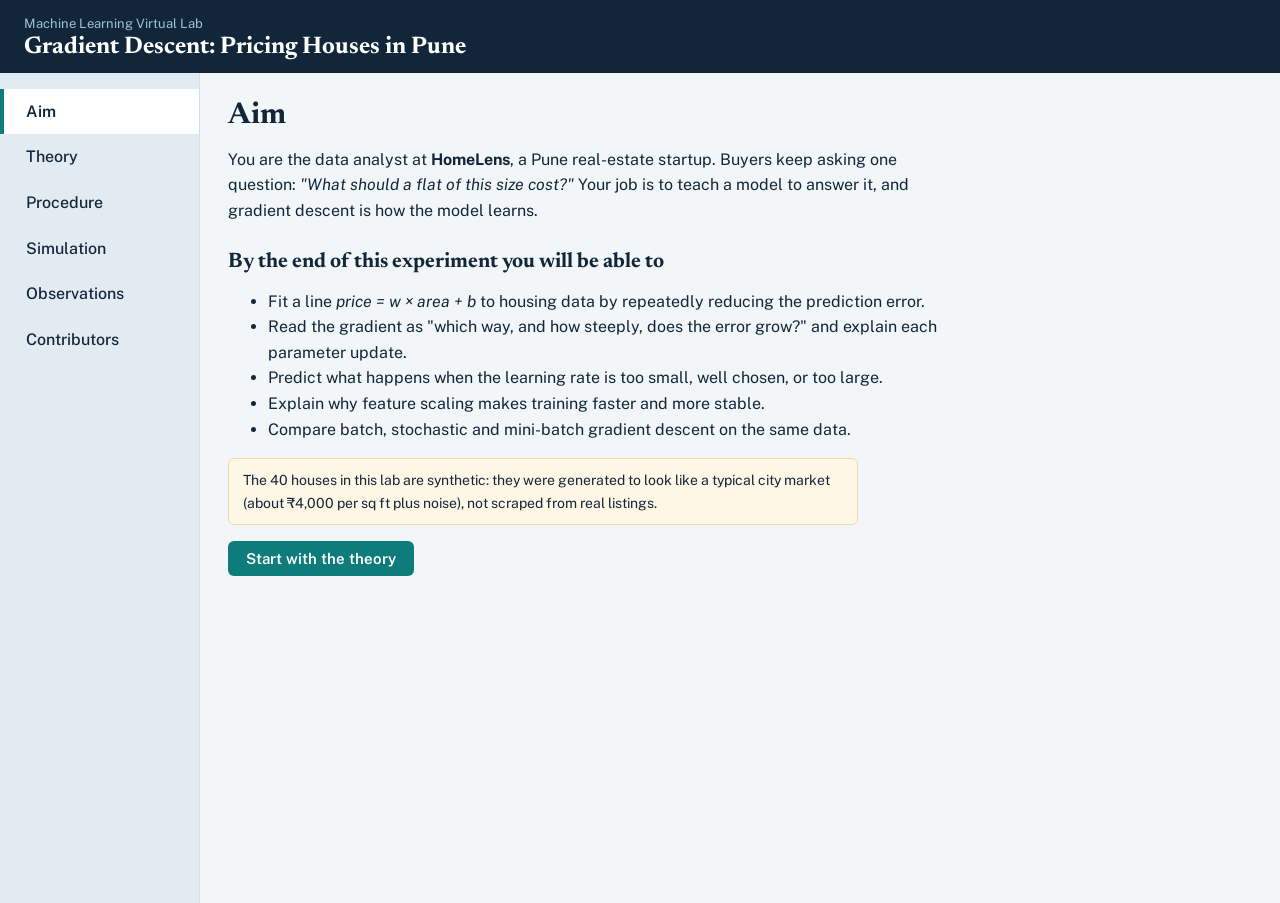
<file: index.html>
<!DOCTYPE html><html lang="en"><head><meta charset="utf-8"><meta name="viewport" content="width=device-width,initial-scale=1"><title>Aim · Gradient Descent Lab</title><link rel="stylesheet" href="assets/css/style.css?v=4"></head><body>
<header><small>Machine Learning Virtual Lab</small><h1>Gradient Descent: Pricing Houses in Pune</h1></header>
<div class="wrap"><nav>
<a href="index.html" class="on">Aim</a>
<a href="theory.html">Theory</a>
<a href="procedure.html">Procedure</a>
<a href="simulation.html">Simulation</a>
<a href="observations.html">Observations</a>
<a href="contributors.html">Contributors</a>
</nav><main>
<h2>Aim</h2>
<p>You are the data analyst at <b>HomeLens</b>, a Pune real-estate startup. Buyers keep asking one question: <i>"What should a flat of this size cost?"</i> Your job is to teach a model to answer it, and gradient descent is how the model learns.</p>
<h3>By the end of this experiment you will be able to</h3>
<ul>
<li>Fit a line <i>price = w × area + b</i> to housing data by repeatedly reducing the prediction error.</li>
<li>Read the gradient as "which way, and how steeply, does the error grow?" and explain each parameter update.</li>
<li>Predict what happens when the learning rate is too small, well chosen, or too large.</li>
<li>Explain why feature scaling makes training faster and more stable.</li>
<li>Compare batch, stochastic and mini-batch gradient descent on the same data.</li>
</ul>
<p class="note">The 40 houses in this lab are synthetic: they were generated to look like a typical city market (about ₹4,000 per sq ft plus noise), not scraped from real listings.</p>
<p><a href="theory.html"><button>Start with the theory</button></a></p>
</main></div></body></html>
</file>
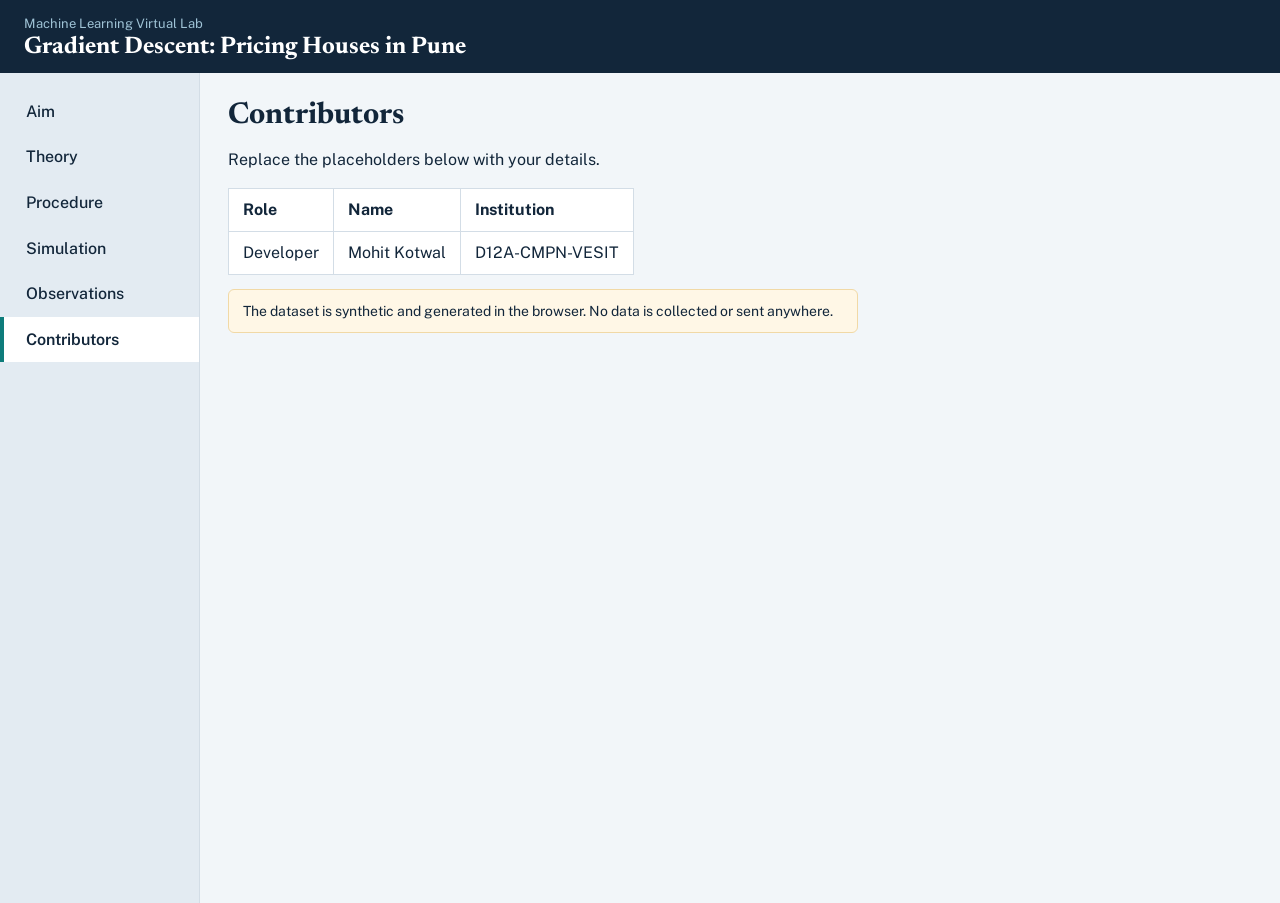
<file: contributors.html>
<!DOCTYPE html><html lang="en"><head><meta charset="utf-8"><meta name="viewport" content="width=device-width,initial-scale=1"><title>Contributors · Gradient Descent Lab</title><link rel="stylesheet" href="assets/css/style.css?v=4"></head><body>
<header><small>Machine Learning Virtual Lab</small><h1>Gradient Descent: Pricing Houses in Pune</h1></header>
<div class="wrap"><nav>
<a href="index.html">Aim</a>
<a href="theory.html">Theory</a>
<a href="procedure.html">Procedure</a>
<a href="simulation.html">Simulation</a>
<a href="observations.html">Observations</a>
<a href="contributors.html" class="on">Contributors</a>
</nav><main>
<h2>Contributors</h2>
<p>Replace the placeholders below with your details.</p>
<table><tr><th>Role</th><th>Name</th><th>Institution</th></tr>
<tr><td>Developer</td><td>Mohit Kotwal</td><td>D12A-CMPN-VESIT</td></tr></table>
<p class="note">The dataset is synthetic and generated in the browser. No data is collected or sent anywhere.</p>
</main></div></body></html>
</file>
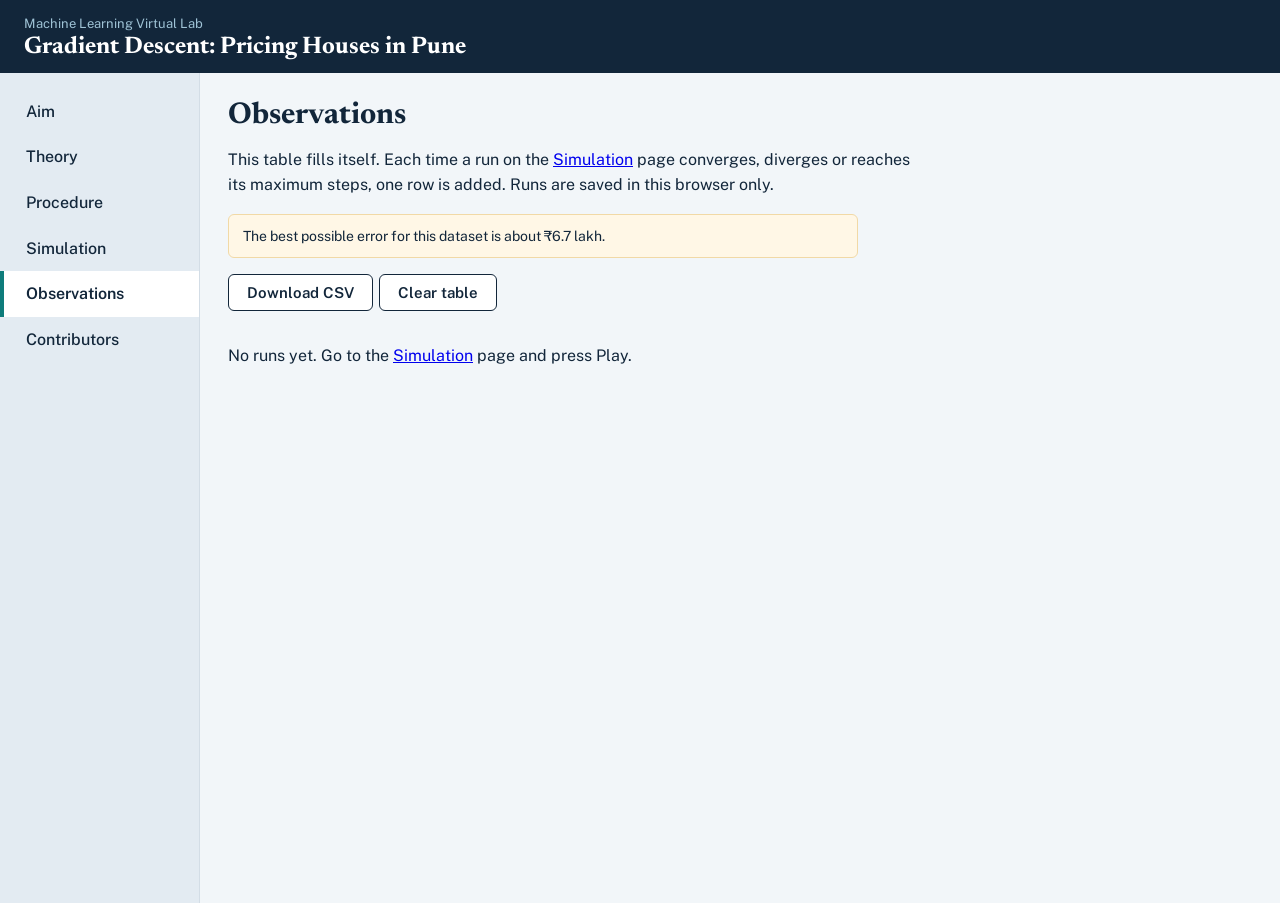
<file: observations.html>
<!DOCTYPE html><html lang="en"><head><meta charset="utf-8"><meta name="viewport" content="width=device-width,initial-scale=1"><title>Observations · Gradient Descent Lab</title><link rel="stylesheet" href="assets/css/style.css?v=4"></head><body>
<header><small>Machine Learning Virtual Lab</small><h1>Gradient Descent: Pricing Houses in Pune</h1></header>
<div class="wrap"><nav>
<a href="index.html">Aim</a>
<a href="theory.html">Theory</a>
<a href="procedure.html">Procedure</a>
<a href="simulation.html">Simulation</a>
<a href="observations.html" class="on">Observations</a>
<a href="contributors.html">Contributors</a>
</nav><main>
<h2>Observations</h2>
<p>This table fills itself. Each time a run on the <a href="simulation.html">Simulation</a> page converges, diverges or reaches its maximum steps, one row is added. Runs are saved in this browser only.</p>
<p class="note" id="best"></p>
<p><button id="csv" class="alt">Download CSV</button><button id="clear" class="alt">Clear table</button></p>
<div style="overflow-x:auto"><table id="tbl"><thead><tr><th>#</th><th>Feature scaling</th><th>Method</th><th>α</th><th>Steps</th><th>Final error (₹ L)</th><th>Result</th><th>Remark</th></tr></thead><tbody></tbody></table></div>
<p id="empty">No runs yet. Go to the <a href="simulation.html">Simulation</a> page and press Play.</p>
</main></div><script src="assets/js/observations.js?v=4"></script></body></html>
</file>
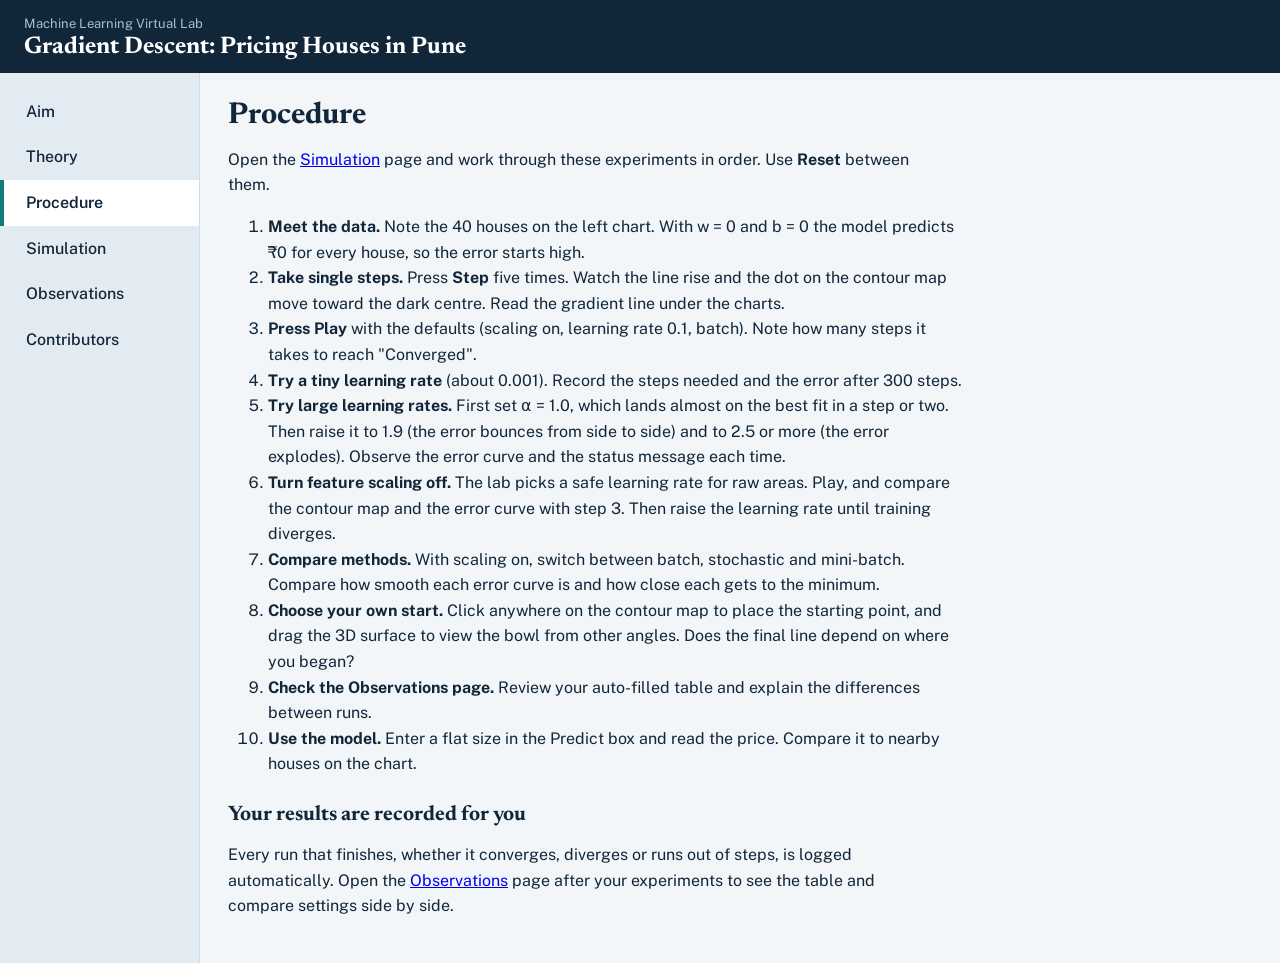
<file: procedure.html>
<!DOCTYPE html><html lang="en"><head><meta charset="utf-8"><meta name="viewport" content="width=device-width,initial-scale=1"><title>Procedure · Gradient Descent Lab</title><link rel="stylesheet" href="assets/css/style.css?v=4"></head><body>
<header><small>Machine Learning Virtual Lab</small><h1>Gradient Descent: Pricing Houses in Pune</h1></header>
<div class="wrap"><nav>
<a href="index.html">Aim</a>
<a href="theory.html">Theory</a>
<a href="procedure.html" class="on">Procedure</a>
<a href="simulation.html">Simulation</a>
<a href="observations.html">Observations</a>
<a href="contributors.html">Contributors</a>
</nav><main>
<h2>Procedure</h2>
<p>Open the <a href="simulation.html">Simulation</a> page and work through these experiments in order. Use <b>Reset</b> between them.</p>
<ol>
<li><b>Meet the data.</b> Note the 40 houses on the left chart. With w = 0 and b = 0 the model predicts ₹0 for every house, so the error starts high.</li>
<li><b>Take single steps.</b> Press <b>Step</b> five times. Watch the line rise and the dot on the contour map move toward the dark centre. Read the gradient line under the charts.</li>
<li><b>Press Play</b> with the defaults (scaling on, learning rate 0.1, batch). Note how many steps it takes to reach "Converged".</li>
<li><b>Try a tiny learning rate</b> (about 0.001). Record the steps needed and the error after 300 steps.</li>
<li><b>Try large learning rates.</b> First set α = 1.0, which lands almost on the best fit in a step or two. Then raise it to 1.9 (the error bounces from side to side) and to 2.5 or more (the error explodes). Observe the error curve and the status message each time.</li>
<li><b>Turn feature scaling off.</b> The lab picks a safe learning rate for raw areas. Play, and compare the contour map and the error curve with step 3. Then raise the learning rate until training diverges.</li>
<li><b>Compare methods.</b> With scaling on, switch between batch, stochastic and mini-batch. Compare how smooth each error curve is and how close each gets to the minimum.</li>
<li><b>Choose your own start.</b> Click anywhere on the contour map to place the starting point, and drag the 3D surface to view the bowl from other angles. Does the final line depend on where you began?</li>
<li><b>Check the Observations page.</b> Review your auto-filled table and explain the differences between runs.</li>
<li><b>Use the model.</b> Enter a flat size in the Predict box and read the price. Compare it to nearby houses on the chart.</li>
</ol>
<h3>Your results are recorded for you</h3>
<p>Every run that finishes, whether it converges, diverges or runs out of steps, is logged automatically. Open the <a href="observations.html">Observations</a> page after your experiments to see the table and compare settings side by side.</p>
</main></div></body></html>
</file>
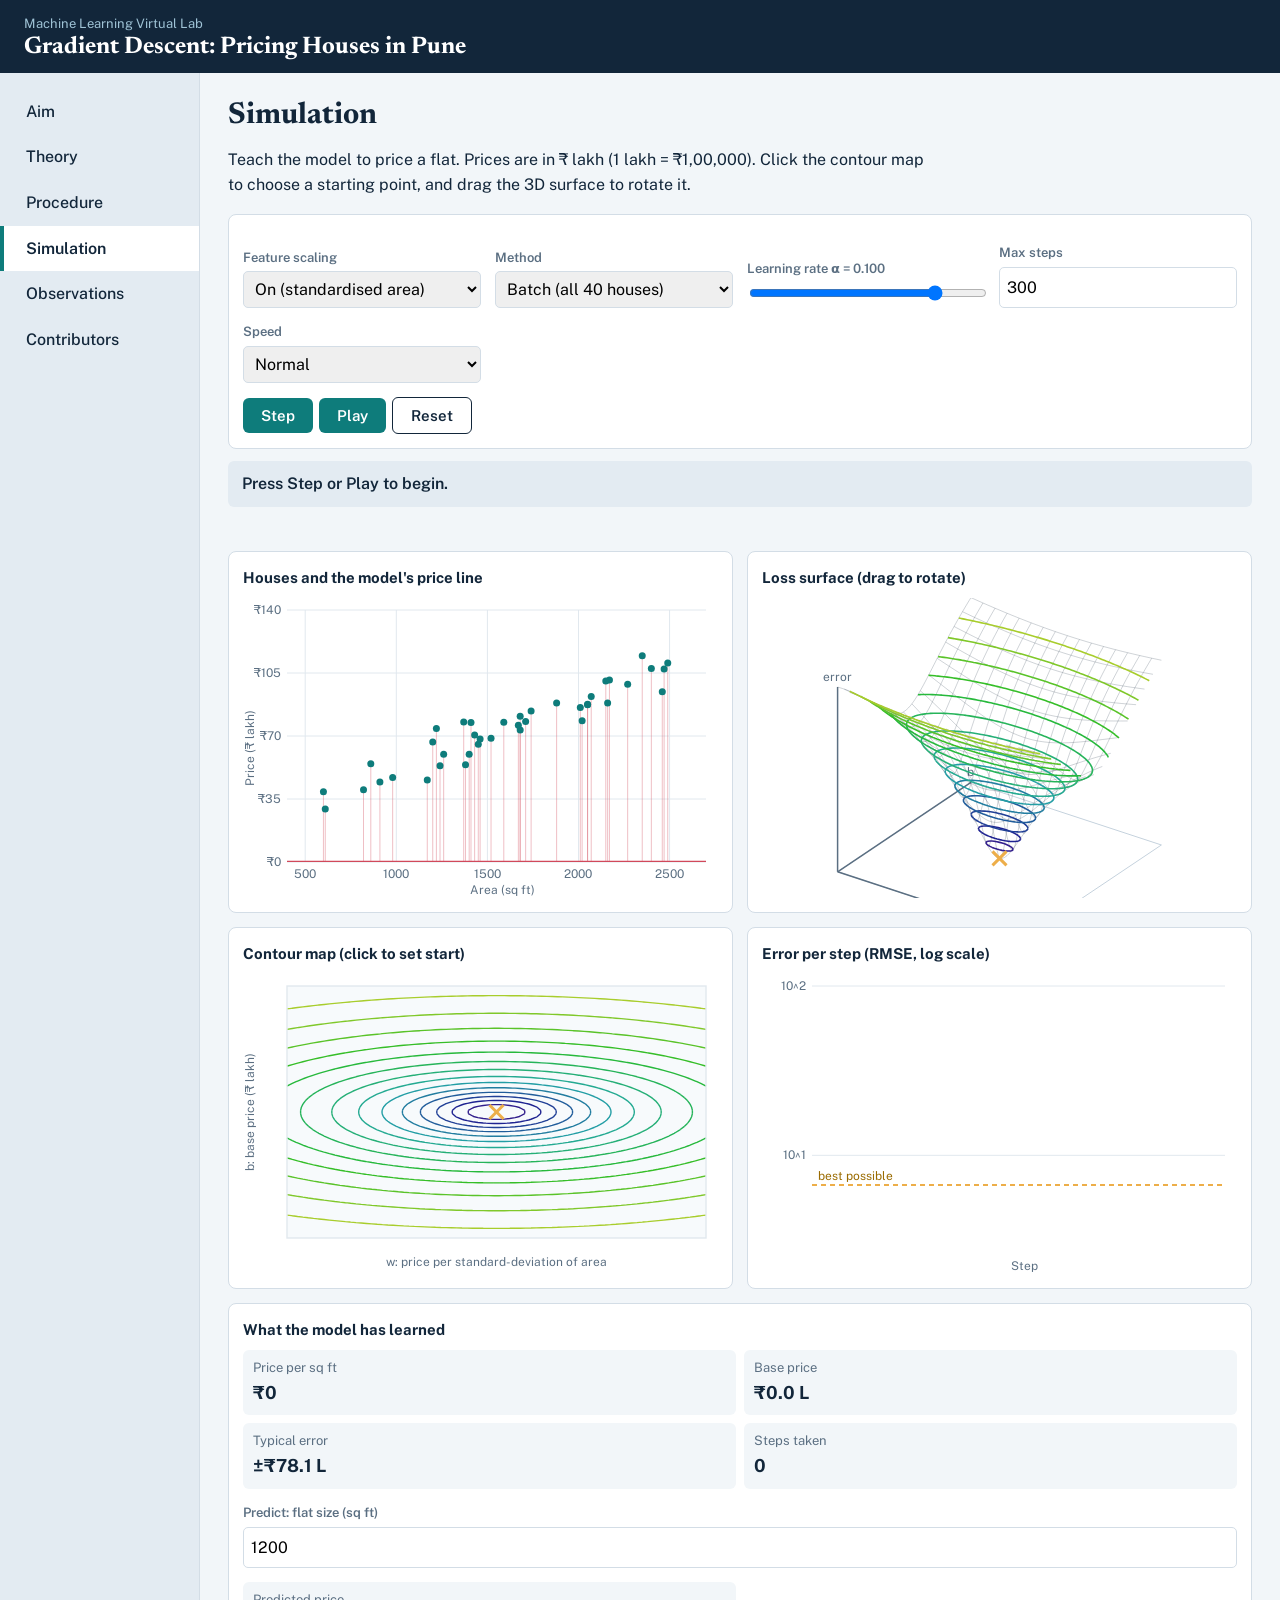
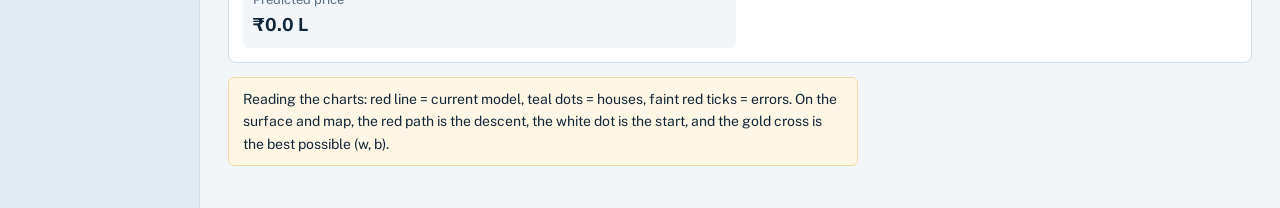
<file: simulation.html>
<!DOCTYPE html><html lang="en"><head><meta charset="utf-8"><meta name="viewport" content="width=device-width,initial-scale=1"><title>Simulation · Gradient Descent Lab</title><link rel="stylesheet" href="assets/css/style.css?v=4"></head><body>
<header><small>Machine Learning Virtual Lab</small><h1>Gradient Descent: Pricing Houses in Pune</h1></header>
<div class="wrap"><nav>
<a href="index.html">Aim</a>
<a href="theory.html">Theory</a>
<a href="procedure.html">Procedure</a>
<a href="simulation.html" class="on">Simulation</a>
<a href="observations.html">Observations</a>
<a href="contributors.html">Contributors</a>
</nav><main>
<h2>Simulation</h2>
<p>Teach the model to price a flat. Prices are in ₹ lakh (1 lakh = ₹1,00,000). Click the contour map to choose a starting point, and drag the 3D surface to rotate it.</p>
<div class="panel"><div class="ctl">
<div><label for="scale">Feature scaling</label><select id="scale"><option value="1">On (standardised area)</option><option value="0">Off (raw sq ft)</option></select></div>
<div><label for="method">Method</label><select id="method"><option value="batch">Batch (all 40 houses)</option><option value="sgd">Stochastic (1 house)</option><option value="mini">Mini-batch (8 houses)</option></select></div>
<div><label for="lr">Learning rate α = <span id="lrv"></span></label><input type="range" id="lr" min="-7" max="0.5" step="0.1"></div>
<div><label for="max">Max steps</label><input type="number" id="max" value="300" min="1" max="5000"></div>
<div><label for="spf">Speed</label><select id="spf"><option value="1">Slow</option><option value="3" selected>Normal</option><option value="12">Fast</option></select></div>
</div>
<button id="step">Step</button><button id="play">Play</button><button id="reset" class="alt">Reset</button></div>
<div id="status" role="status"></div><div id="gline"></div>
<div class="grid" style="margin-top:12px">
<div class="panel"><h4>Houses and the model's price line</h4><canvas id="c1" aria-label="Scatter of area versus price with fitted line"></canvas></div>
<div class="panel"><h4>Loss surface (drag to rotate)</h4><canvas id="c3" style="touch-action:none;cursor:grab" aria-label="3D loss surface with descent path"></canvas></div>
<div class="panel"><h4>Contour map (click to set start)</h4><canvas id="c4" aria-label="Contour map with descent path"></canvas></div>
<div class="panel"><h4>Error per step (RMSE, log scale)</h4><canvas id="c2" aria-label="Error versus step"></canvas></div>
<div class="panel" style="grid-column:1/-1"><h4>What the model has learned</h4><div class="stat">
<div>Price per sq ft<b id="o1">–</b></div><div>Base price<b id="o2">–</b></div>
<div>Typical error<b id="o3">–</b></div><div>Steps taken<b id="o4">0</b></div></div>
<div class="ctl"><div><label for="pa">Predict: flat size (sq ft)</label><input type="number" id="pa" value="1200" min="300" max="4000"></div></div>
<div class="stat"><div>Predicted price<b id="pp">–</b></div></div></div>
</div>
<p class="note">Reading the charts: red line = current model, teal dots = houses, faint red ticks = errors. On the surface and map, the red path is the descent, the white dot is the start, and the gold cross is the best possible (w, b).</p>
</main></div><script src="assets/js/simulation.js?v=4"></script></body></html>
</file>
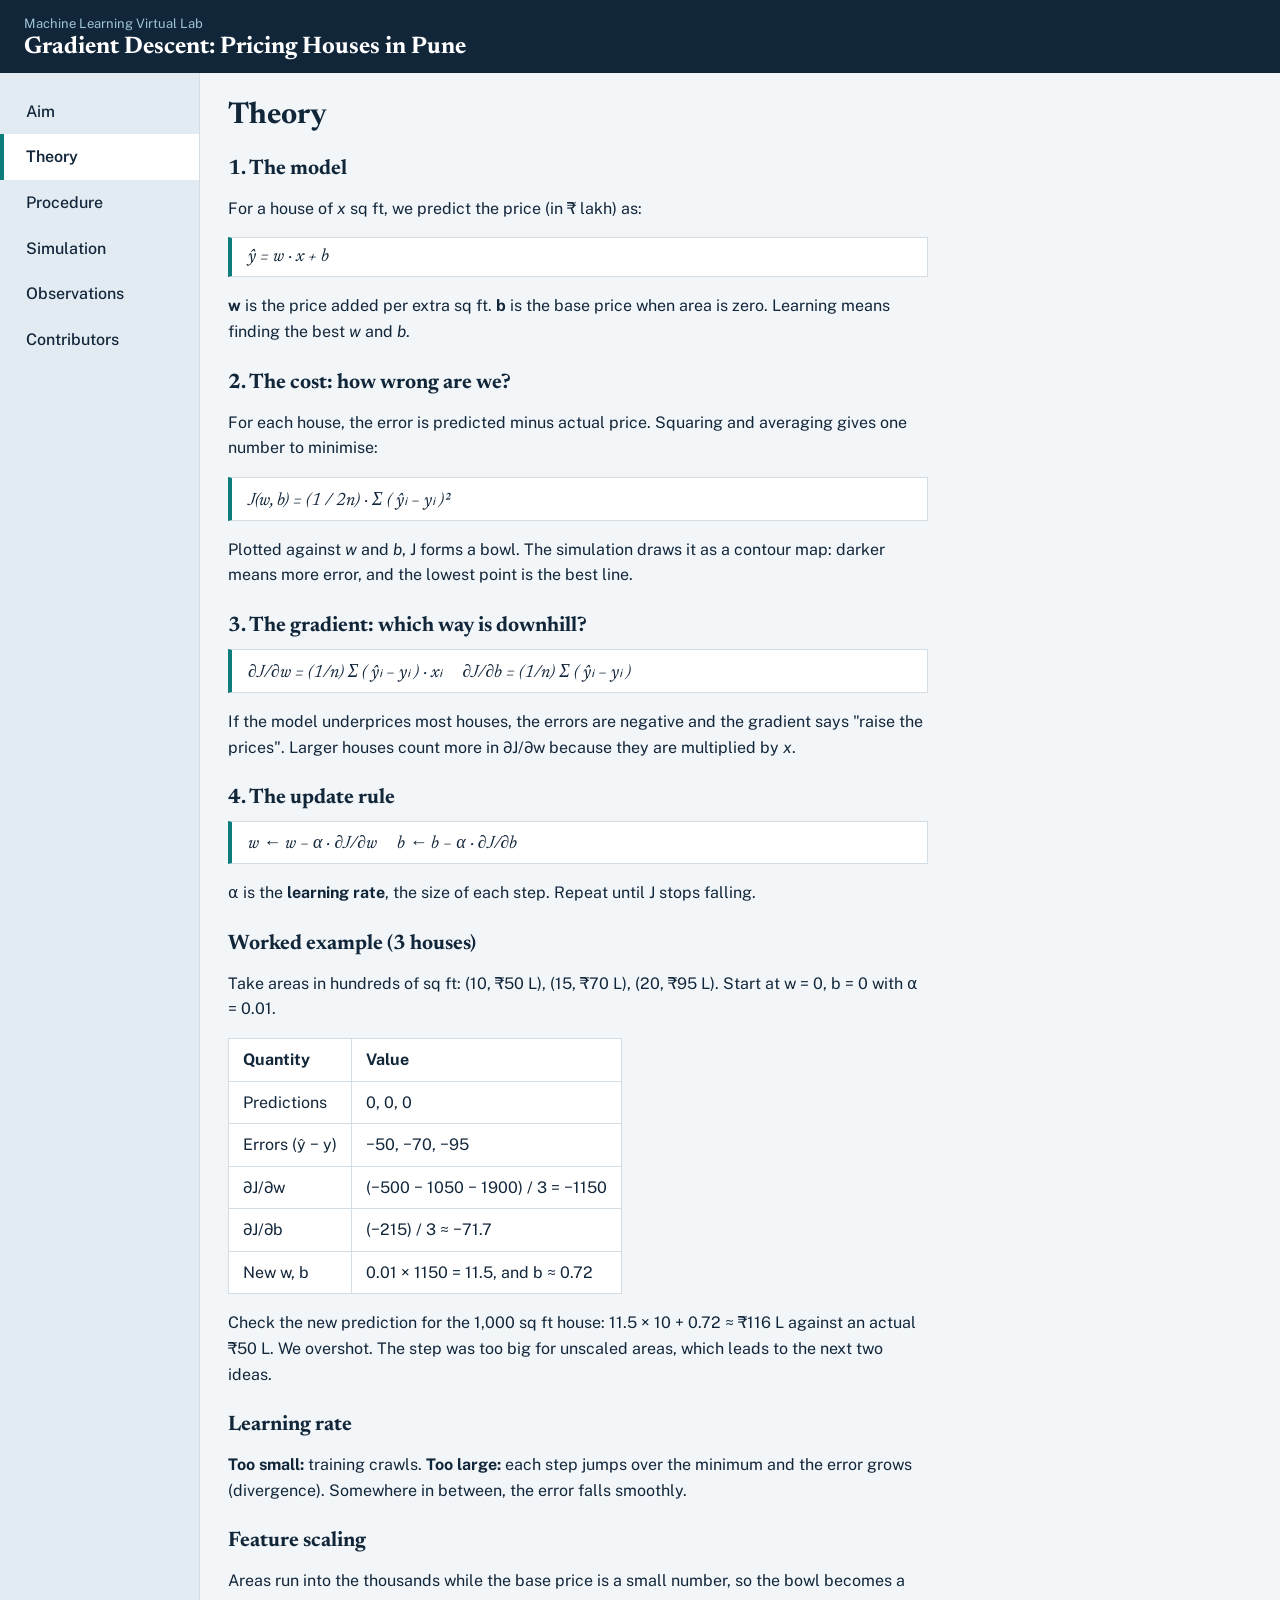
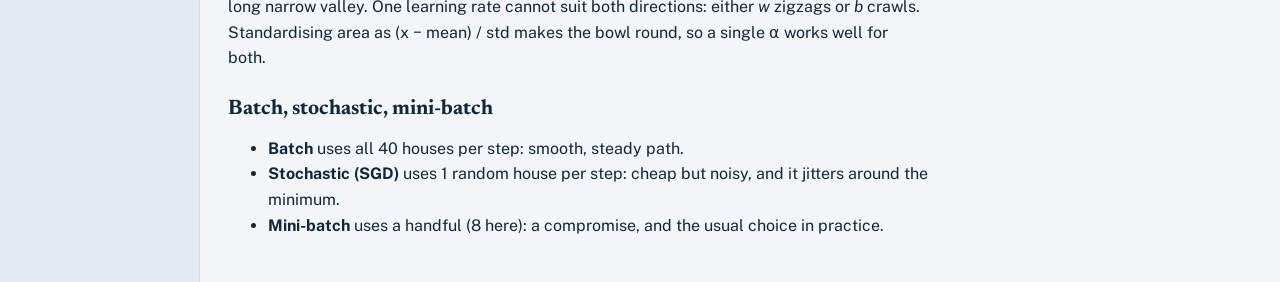
<file: theory.html>
<!DOCTYPE html><html lang="en"><head><meta charset="utf-8"><meta name="viewport" content="width=device-width,initial-scale=1"><title>Theory · Gradient Descent Lab</title><link rel="stylesheet" href="assets/css/style.css?v=4"></head><body>
<header><small>Machine Learning Virtual Lab</small><h1>Gradient Descent: Pricing Houses in Pune</h1></header>
<div class="wrap"><nav>
<a href="index.html">Aim</a>
<a href="theory.html" class="on">Theory</a>
<a href="procedure.html">Procedure</a>
<a href="simulation.html">Simulation</a>
<a href="observations.html">Observations</a>
<a href="contributors.html">Contributors</a>
</nav><main>
<h2>Theory</h2>
<h3>1. The model</h3>
<p>For a house of <i>x</i> sq ft, we predict the price (in ₹ lakh) as:</p>
<div class="formula">ŷ = w · x + b</div>
<p><b>w</b> is the price added per extra sq ft. <b>b</b> is the base price when area is zero. Learning means finding the best <i>w</i> and <i>b</i>.</p>
<h3>2. The cost: how wrong are we?</h3>
<p>For each house, the error is predicted minus actual price. Squaring and averaging gives one number to minimise:</p>
<div class="formula">J(w, b) = (1 / 2n) · Σ ( ŷᵢ − yᵢ )²</div>
<p>Plotted against <i>w</i> and <i>b</i>, J forms a bowl. The simulation draws it as a contour map: darker means more error, and the lowest point is the best line.</p>
<h3>3. The gradient: which way is downhill?</h3>
<div class="formula">∂J/∂w = (1/n) Σ ( ŷᵢ − yᵢ ) · xᵢ &nbsp;&nbsp;&nbsp; ∂J/∂b = (1/n) Σ ( ŷᵢ − yᵢ )</div>
<p>If the model underprices most houses, the errors are negative and the gradient says "raise the prices". Larger houses count more in ∂J/∂w because they are multiplied by <i>x</i>.</p>
<h3>4. The update rule</h3>
<div class="formula">w ← w − α · ∂J/∂w &nbsp;&nbsp;&nbsp; b ← b − α · ∂J/∂b</div>
<p>α is the <b>learning rate</b>, the size of each step. Repeat until J stops falling.</p>
<h3>Worked example (3 houses)</h3>
<p>Take areas in hundreds of sq ft: (10, ₹50 L), (15, ₹70 L), (20, ₹95 L). Start at w = 0, b = 0 with α = 0.01.</p>
<table><tr><th>Quantity</th><th>Value</th></tr>
<tr><td>Predictions</td><td>0, 0, 0</td></tr>
<tr><td>Errors (ŷ − y)</td><td>−50, −70, −95</td></tr>
<tr><td>∂J/∂w</td><td>(−500 − 1050 − 1900) / 3 = −1150</td></tr>
<tr><td>∂J/∂b</td><td>(−215) / 3 ≈ −71.7</td></tr>
<tr><td>New w, b</td><td>0.01 × 1150 = 11.5, and b ≈ 0.72</td></tr></table>
<p>Check the new prediction for the 1,000 sq ft house: 11.5 × 10 + 0.72 ≈ ₹116 L against an actual ₹50 L. We overshot. The step was too big for unscaled areas, which leads to the next two ideas.</p>
<h3>Learning rate</h3>
<p><b>Too small:</b> training crawls. <b>Too large:</b> each step jumps over the minimum and the error grows (divergence). Somewhere in between, the error falls smoothly.</p>
<h3>Feature scaling</h3>
<p>Areas run into the thousands while the base price is a small number, so the bowl becomes a long narrow valley. One learning rate cannot suit both directions: either <i>w</i> zigzags or <i>b</i> crawls. Standardising area as (x − mean) / std makes the bowl round, so a single α works well for both.</p>
<h3>Batch, stochastic, mini-batch</h3>
<ul><li><b>Batch</b> uses all 40 houses per step: smooth, steady path.</li>
<li><b>Stochastic (SGD)</b> uses 1 random house per step: cheap but noisy, and it jitters around the minimum.</li>
<li><b>Mini-batch</b> uses a handful (8 here): a compromise, and the usual choice in practice.</li></ul>
</main></div></body></html>
</file>
<file: assets/css/style.css>
@import url('https://fonts.googleapis.com/css2?family=Newsreader:wght@500;700&family=Public+Sans:wght@400;500;600&display=swap');
:root{--ink:#12263a;--paper:#f2f6f9;--card:#fff;--line:#d3dde6;--teal:#0e7c7b;--red:#d1495b;--gold:#edae49;--mute:#5b6f82}
*{box-sizing:border-box}
body{margin:0;font:16px/1.6 'Public Sans',system-ui,sans-serif;color:var(--ink);background:var(--paper)}
header{background:var(--ink);color:#fff;padding:14px 24px;display:flex;flex-direction:column}
header small{color:#9fc3d6;font-size:13px}
header h1{margin:0;font:700 24px 'Newsreader',Georgia,serif}
.wrap{display:grid;grid-template-columns:200px 1fr;min-height:calc(100vh - 70px)}
nav{background:#e3ebf2;padding:16px 0;border-right:1px solid var(--line)}
nav a{display:block;padding:10px 22px;color:var(--ink);text-decoration:none;font-weight:500;border-left:4px solid transparent}
nav a:hover{background:#d4e0ea}
nav a.on{border-left-color:var(--teal);background:#fff;font-weight:600}
main{padding:28px;max-width:1100px}
main h2{font:700 30px 'Newsreader',Georgia,serif;margin:0 0 12px}
main h3{font:700 21px 'Newsreader',Georgia,serif;margin:28px 0 6px}
p,li{max-width:70ch}
.formula{background:#fff;border:1px solid var(--line);border-left:4px solid var(--teal);padding:10px 16px;margin:12px 0;font:italic 18px 'Newsreader',Georgia,serif;max-width:70ch}
.note{background:#fff7e6;border:1px solid #f1d9a6;padding:10px 14px;border-radius:6px;font-size:14px;max-width:70ch}
.panel{background:var(--card);border:1px solid var(--line);border-radius:8px;padding:14px}
.panel h4{margin:0 0 8px;font-size:15px}
.ctl{display:grid;grid-template-columns:repeat(auto-fit,minmax(190px,1fr));gap:14px;align-items:end;margin:14px 0}
.ctl label{display:block;font-size:13px;font-weight:600;color:var(--mute);margin-bottom:3px}
.ctl select,.ctl input[type=number]{width:100%;padding:7px;border:1px solid var(--line);border-radius:5px;font:inherit}
.ctl input[type=range]{width:100%}
button{font:600 15px 'Public Sans',sans-serif;padding:9px 18px;border:0;border-radius:6px;background:var(--teal);color:#fff;cursor:pointer;margin-right:6px}
button.alt{background:#fff;color:var(--ink);border:1px solid var(--ink)}
button:focus-visible,input:focus-visible,select:focus-visible{outline:3px solid var(--gold);outline-offset:2px}
.grid{display:grid;grid-template-columns:1fr 1fr;gap:14px}
canvas{width:100%;height:300px;display:block}
.stat{display:grid;grid-template-columns:1fr 1fr;gap:8px}
.stat div{background:var(--paper);border-radius:6px;padding:8px 10px;font-size:13px;color:var(--mute)}
.stat b{display:block;font-size:18px;color:var(--ink)}
#status{padding:10px 14px;border-radius:6px;background:#e3ebf2;font-weight:600;margin:12px 0}
#status.good{background:#d8f0e4;color:#14633f}#status.bad{background:#fbdde1;color:#8e1f30}#status.warn{background:#fff0cf;color:#7a5200}
#gline{font:13px ui-monospace,Consolas,monospace;color:var(--mute);min-height:20px}
table{border-collapse:collapse;background:#fff}td,th{border:1px solid var(--line);padding:8px 14px;text-align:left}
@media(max-width:820px){.wrap{grid-template-columns:1fr}nav{display:flex;overflow-x:auto;padding:0;border-right:0}nav a{white-space:nowrap;border-left:0;border-bottom:4px solid transparent}nav a.on{border-bottom-color:var(--teal)}main{padding:18px}.grid{grid-template-columns:1fr}}
</file>
